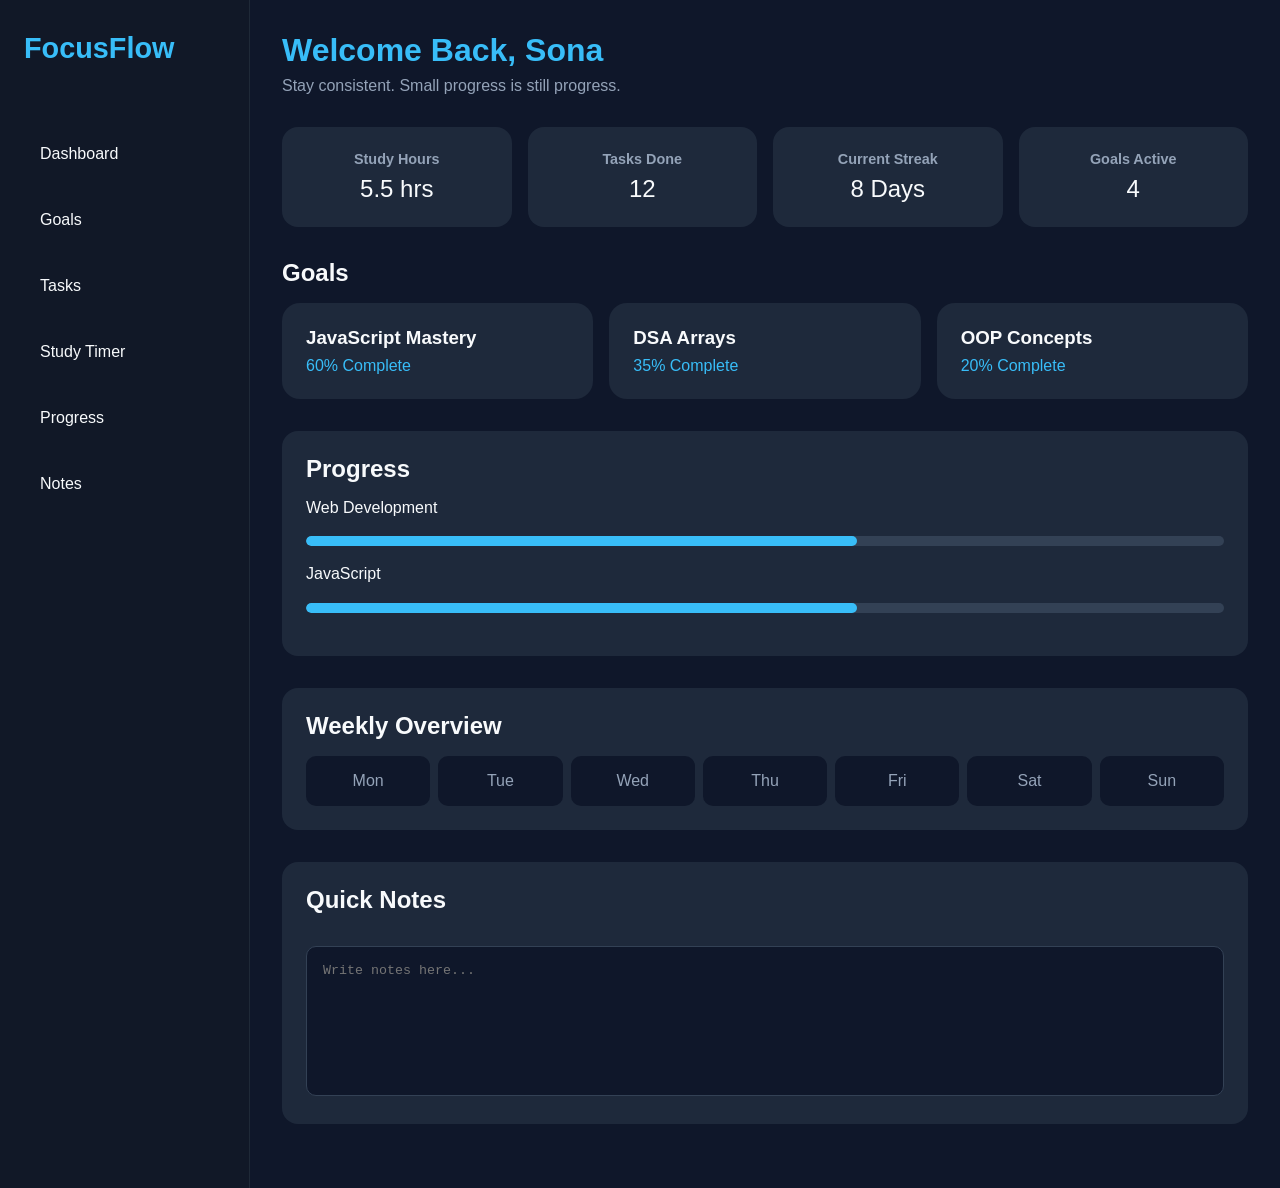
<file: index.html>
<!DOCTYPE html>
<html lang="en">
<head>
    <meta charset="UTF-8">
    <meta name="viewport" content="width=device-width, initial-scale=1.0">
    <title>FocusFlow</title>

    <link rel="stylesheet" href="./css/style.css">
    <link rel="stylesheet" href="./css/sidebar.css">
    <link rel="stylesheet" href="./css/dashboard.css">
    <link rel="stylesheet" href="./css/responsive.css">
</head>
<body>

    <div class="container">

        <!-- SIDEBAR -->
        <aside class="sidebar">

            <div class="logo">
                <h2>FocusFlow</h2>
            </div>

            <nav>
                <ul>
                    <li>Dashboard</li>
                    <li>Goals</li>
                    <li>Tasks</li>
                    <li>Study Timer</li>
                    <li>Progress</li>
                    <li>Notes</li>
                </ul>
            </nav>

        </aside>

        <!-- MAIN CONTENT -->
        <main class="main-content">

            <!-- WELCOME -->
            <section class="welcome-section">
                <h1>Welcome Back, Sona</h1>
                <p id ="motivationalText">Stay consistent. Small progress is still progress.</p>
            </section>

            <!-- STATS -->
            <section class="stats-section">

                <div class="stat-card">
                    <h3>Study Hours</h3>
                    <p>5.5 hrs</p>
                </div>

                <div class="stat-card">
                    <h3>Tasks Done</h3>
                    <p>12</p>
                </div>

                <div class="stat-card">
                    <h3>Current Streak</h3>
                    <p>8 Days</p>
                </div>

                <div class="stat-card">
                    <h3>Goals Active</h3>
                    <p>4</p>
                </div>

            </section>

            <!-- GOALS -->
            <section class="goals-section">

                <h2>Goals</h2>

                <div class="goals-container">

                    <div class="goal-card">
                        <h3>JavaScript Mastery</h3>
                        <p>60% Complete</p>
                    </div>

                    <div class="goal-card">
                        <h3>DSA Arrays</h3>
                        <p>35% Complete</p>
                    </div>

                    <div class="goal-card">
                        <h3>OOP Concepts</h3>
                        <p>20% Complete</p>
                    </div>

                </div>

            </section>

            <!-- PROGRESS -->
            <section class="progress-section">

                <h2>Progress</h2>

                <div class="progress-item">
                    <p>Web Development</p>
                    <div class="progress-bar">
                        <div class="progress-fill"></div>
                    </div>
                </div>

                <div class="progress-item">
                    <p>JavaScript</p>
                    <div class="progress-bar">
                        <div class="progress-fill"></div>
                    </div>
                </div>

            </section>

            <!-- WEEKLY -->
            <section class="weekly-section">

                <h2>Weekly Overview</h2>

                <div class="week-grid">

                    <div>Mon</div>
                    <div>Tue</div>
                    <div>Wed</div>
                    <div>Thu</div>
                    <div>Fri</div>
                    <div>Sat</div>
                    <div>Sun</div>

                </div>

            </section>

            <!-- NOTES -->
            <section class="notes-section">

                <h2>Quick Notes</h2>

                <textarea placeholder="Write notes here..."></textarea>

            </section>

        </main>

        <main id = "appView" style="display: none;"></main>

    </div>

    <script type = "module" src="./js/app.js"></script>

</body>
</html>
</file>
<file: css/style.css>
/* RESET */

*{
    margin: 0;
    padding: 0;
    box-sizing: border-box;
}

/* BODY */

body{
    font-family: Arial, Helvetica, sans-serif;
    background-color: #0f172a;
    color: #f8fafc;
}

/* MAIN LAYOUT */

.container{
    display: flex;
    min-height: 100vh;
}

/* MAIN CONTENT */

.main-content{
    flex: 1;
    padding: 2rem;
}

/* SECTIONS */

section{
    margin-bottom: 2rem;
}

/* HEADINGS */

h1{
    margin-bottom: 0.5rem;
}

h2{
    margin-bottom: 1rem;
}

h3{
    margin-bottom: 0.5rem;
}

/* CARD STYLE */

.stat-card,
.goal-card,
.timer-section,
.progress-section,
.notes-section,
.tasks-section,
.weekly-section{
    background-color: #1e293b;
    border-radius: 16px;
    padding: 1.5rem;
}

/* HOVER EFFECT */

.stat-card:hover,
.goal-card:hover{
    transform: translateY(-5px);
    transition: 0.3s;
}

/* BUTTONS */

button{
    border: none;
    cursor: pointer;
}

/* TEXTAREA */

textarea{
    width: 100%;
    min-height: 150px;

    resize: none;

    background-color: #0f172a;
    color: white;

    border: 1px solid #334155;

    border-radius: 10px;

    padding: 1rem;

    margin-top: 1rem;
}

/* LINKS */

a{
    text-decoration: none;
    color: inherit;
}

/* LISTS */

ul{
    list-style: none;
}
</file>
<file: css/sidebar.css>
/* SIDEBAR */

.sidebar{
    width: 250px;
    background-color: #111827;

    padding: 2rem 1.5rem;

    display: flex;
    flex-direction: column;

    border-right: 1px solid #1f2937;
}

/* LOGO */

.logo{
    margin-bottom: 3rem;
}

.logo h2{
    color: #38bdf8;
    font-size: 1.8rem;
}

/* NAVIGATION */

.sidebar nav ul{
    display: flex;
    flex-direction: column;
    gap: 1rem;
}

/* NAV ITEMS */

.sidebar nav li{
    padding: 1rem;

    border-radius: 10px;

    cursor: pointer;

    transition: 0.3s;
}

/* HOVER EFFECT */

.sidebar nav li:hover{
    background-color: #1e293b;

    transform: translateX(5px);
}
</file>
<file: css/dashboard.css>
/* WELCOME SECTION */

.welcome-section{
    margin-bottom: 2rem;
}

.welcome-section h1{
    font-size: 2rem;
    color: #38bdf8;
}

.welcome-section p{
    color: #94a3b8;
    margin-top: 0.5rem;
}

/* STATS GRID */

.stats-section{
    display: grid;
    grid-template-columns: repeat(4, 1fr);
    gap: 1rem;

    margin-bottom: 2rem;
}

.stat-card{
    text-align: center;
}

.stat-card h3{
    color: #94a3b8;
    font-size: 0.9rem;
}

.stat-card p{
    font-size: 1.5rem;
    margin-top: 0.5rem;
    color: #f8fafc;
}

/* GOALS */

.goals-container{
    display: grid;
    grid-template-columns: repeat(3, 1fr);
    gap: 1rem;
}
.goal-card{
    width:100%;
    box-sizing:border-box;
}

.goal-card h3{
    color: #f8fafc;
}

.goal-card p{
    color: #38bdf8;
    margin-top: 0.5rem;
}

/* TASKS */

.task{
    display: flex;
    align-items: center;
    gap: 1rem;

    padding: 1rem;
    margin-top: 0.5rem;

    background-color: #1e293b;
    border-radius: 12px;
}

.task span{
    color: #e2e8f0;
}

/* TIMER */

.timer-section{
    text-align: center;
}

.timer-display{
    font-size: 3rem;
    margin: 1rem 0;
    color: #38bdf8;
}

.timer-buttons{
    display: flex;
    justify-content: center;
    gap: 1rem;
}

.timer-buttons button{
    padding: 0.7rem 1.5rem;
    border-radius: 10px;

    background-color: #38bdf8;
    color: #0f172a;

    font-weight: bold;

    transition: 0.3s;
}

.timer-buttons button:hover{
    transform: scale(1.05);
}

/* PROGRESS */

.progress-item{
    margin-bottom: 1rem;
}

.progress-bar{
    width: 100%;
    height: 10px;

    background-color: #0f172a;

    border-radius: 10px;

    margin-top: 0.5rem;
}

.progress-fill{
    width: 60%;   /* fake for now */
    height: 100%;

    background-color: #38bdf8;

    border-radius: 10px;
}

/* WEEKLY */

.week-grid{
    display: grid;
    grid-template-columns: repeat(7, 1fr);
    gap: 0.5rem;

    text-align: center;
}

.week-grid div{
    padding: 1rem;

    background-color: #0f172a;
    border-radius: 10px;

    color: #94a3b8;
}

/* NOTES */

.notes-section textarea{
    margin-top: 1rem;
}

/* TASK PAGE */

.tasks-page{
    max-width: 800px;
}

/* HEADER */

.tasks-header{
    margin-bottom: 2rem;
}

.tasks-header h1{
    color: #38bdf8;
    margin-bottom: 0.5rem;
}

.tasks-header p{
    color: #94a3b8;
}

/* INPUT SECTION */

.task-input-container{
    display: flex;
    gap: 1rem;

    margin-bottom: 2rem;
}

#taskInput{
    flex: 1;

    padding: 1rem;

    border: 1px solid #334155;
    border-radius: 12px;

    background-color: #1e293b;
    color: white;

    outline: none;
}

#taskInput:focus{
    border-color: #38bdf8;
}

/* BUTTON */

#taskAdd{
    padding: 1rem 1.5rem;

    border: none;
    border-radius: 12px;

    background-color: #38bdf8;
    color: #0f172a;

    font-weight: bold;

    cursor: pointer;

    transition: 0.3s;
}

#taskAdd:hover{
    transform: translateY(-2px);
}

/* TASK PANEL */

#taskPanel{
    display: flex;
    flex-direction: column;
    gap: 1rem;
}

.task-item{
    background-color: #1e293b;

    padding: 1rem;

    border-radius: 12px;

    border-left: 4px solid #38bdf8;

    color: #f8fafc;
}
/* ========================= GOALS ========================= */

.goals-page{
    display:flex;
    flex-direction:column;
    gap:2rem;
}

.page-header{
    display:flex;
    justify-content:space-between;
    align-items:center;
}

.page-header p{
    color:#94a3b8;
    margin-top:.3rem;
}

#addGoalBtn{
    background:#38bdf8;
    border:none;
    color:#0f172a;
    padding:.9rem 1.5rem;
    border-radius:12px;
    cursor:pointer;
    font-weight:600;
}

.goal-stats{
    display:grid;
    grid-template-columns:repeat(4,1fr);
    gap:1rem;
}

.goal-stat-card{
    background:#1e293b;
    border-radius:18px;
    padding:1.4rem;
}

.goal-stat-card h3{
    color:#94a3b8;
    font-size:.9rem;
}

.goal-stat-card span{
    display:block;
    margin-top:.7rem;
    font-size:2rem;
    font-weight:bold;
}

.goal-content{
    display:grid;
    grid-template-columns:2fr 340px;
    gap:2rem;
}

.left-column{
    display:flex;
    flex-direction:column;
    gap:2rem;
}

#goalContainer,
#completedGoalContainer{
    display:flex;
    flex-direction:column;
    gap:1.2rem;
    margin-top:1rem;
}

.goal-card{
    background:#1e293b;
    padding:1.5rem;
    border-radius:18px;
}

.goal-top{
    display:flex;
    justify-content:space-between;
    align-items:center;
}

.goal-top p{
    color:#94a3b8;
    margin-top:.3rem;
}

.goal-badge{
    padding:.3rem .8rem;
    border-radius:30px;
    font-size:.8rem;
    font-weight:600;
}

.goal-badge.active{
    background:#22c55e33;
    color:#22c55e;
}

.progress-bar{
    width:100%;
    height:10px;
    background:#334155;
    border-radius:10px;
    margin:1.2rem 0;
    overflow:hidden;
}

.progress-fill{
    height:100%;
    background:#38bdf8;
}

.goal-info{
    display:flex;
    justify-content:space-between;
    color:#94a3b8;
}

.goal-actions{
    display:flex;
    gap:.8rem;
    margin-top:1.5rem;
}

.goal-actions button{
    flex:1;
    padding:.7rem;
    border:none;
    border-radius:10px;
    background:#334155;
    color:white;
    cursor:pointer;
}

.goal-actions button:hover{
    background:#38bdf8;
    color:#0f172a;
}

.right-column{
    display:flex;
    flex-direction:column;
    gap:1.5rem;
}

.side-card{
    background:#1e293b;
    border-radius:18px;
    padding:1.5rem;
}

.side-card h3{
    margin-bottom:1rem;
}

.action-btn{
    width:100%;
    padding:.8rem;
    margin-bottom:.8rem;
    border:none;
    border-radius:10px;
    background:#334155;
    color:white;
    cursor:pointer;
}

.action-btn:hover{
    background:#38bdf8;
    color:#0f172a;
}
</file>
<file: css/responsive.css>
/* TABLETS */

@media (max-width: 1024px){

    .stats-section{
        grid-template-columns: repeat(2, 1fr);
    }

    .goals-container{
        grid-template-columns: repeat(2, 1fr);
    }

    .sidebar{
        width: 200px;
    }
}

/* MOBILE */

@media (max-width: 768px){

    .container{
        flex-direction: column;
    }

    .sidebar{
        width: 100%;
        flex-direction: row;
        justify-content: space-between;
        align-items: center;

        border-right: none;
        border-bottom: 1px solid #1f2937;
    }

    .sidebar nav ul{
        flex-direction: row;
        gap: 0.5rem;
        flex-wrap: wrap;
    }

    .main-content{
        padding: 1rem;
    }

    .stats-section{
        grid-template-columns: 1fr;
    }

    .goals-container{
        grid-template-columns: 1fr;
    }

    .week-grid{
        grid-template-columns: repeat(4, 1fr);
    }
}

/* SMALL PHONES */

@media (max-width: 480px){

    .timer-display{
        font-size: 2rem;
    }

    .timer-buttons{
        flex-direction: column;
    }

    .sidebar nav ul{
        font-size: 0.9rem;
    }
}
</file>
